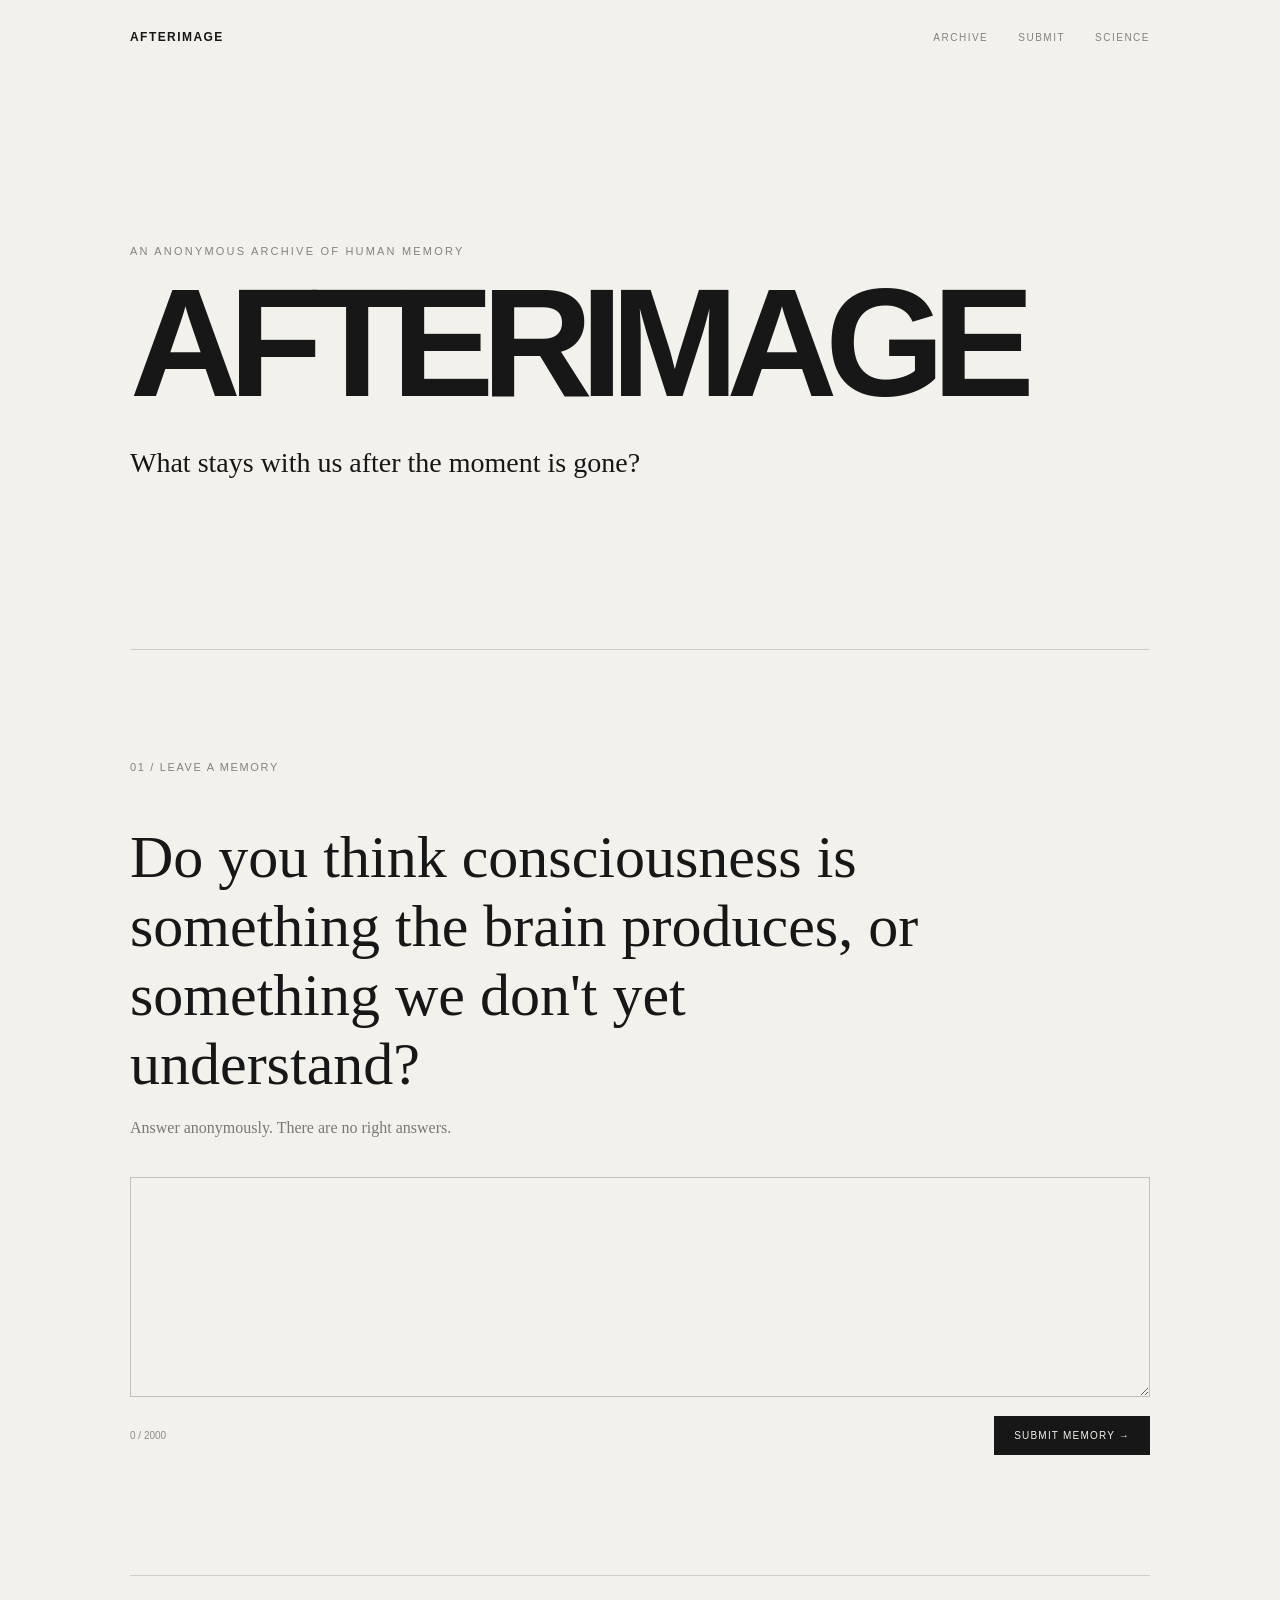
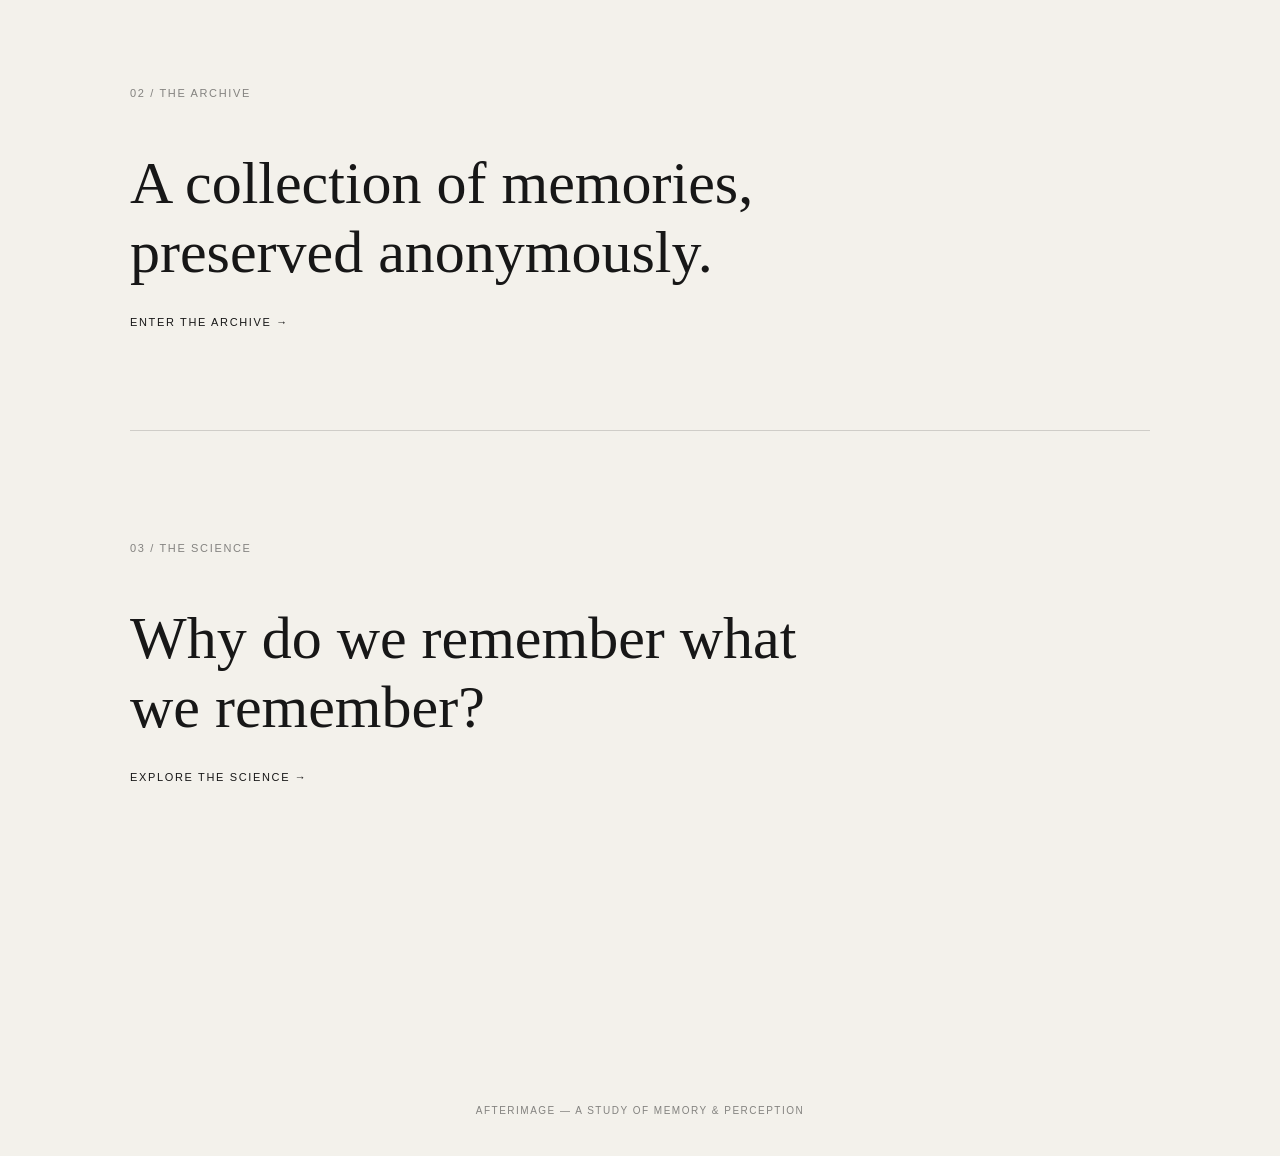
<file: index.html>
<!DOCTYPE html>
<html lang="en">

<head>

    <meta charset="UTF-8">

    <meta name="viewport"
          content="width=device-width, initial-scale=1.0">

    <title>AFTERIMAGE</title>
    <link rel="icon" type="image/png" href="AFTERIMAGE.png">

    <link rel="stylesheet" href="style.css">

</head>


<body>

    <header>

        <a href="index.html" class="logo">
            AFTERIMAGE
        </a>

        <nav>
            <a href="archive.html">ARCHIVE</a>
            <a href="#submit">SUBMIT</a>
            <a href="science.html">SCIENCE</a>
        </nav>

    </header>


    <main>

        <!-- HERO -->

        <section class="hero">

            <p class="eyebrow">
                AN ANONYMOUS ARCHIVE OF HUMAN MEMORY
            </p>

            <h1>
                AFTERIMAGE
            </h1>

            <p class="intro">
                What stays with us after the moment is gone?
            </p>

        </section>


        <!-- SUBMIT -->

        <section id="submit" class="submit-section">

            <p class="section-label">
                01 / LEAVE A MEMORY
            </p>

            <h2 id="question">
                Loading a question...
            </h2>

            <p class="instruction">
                Answer anonymously. There are no right answers.
            </p>

            <textarea
                id="memory"
                placeholder="Write whatever comes to mind..."
                maxlength="2000">
            </textarea>

            <div class="submit-row">

                <span id="character-count">
                    0 / 2000
                </span>

                <button id="submit-button">
                    SUBMIT MEMORY →
                </button>

            </div>

            <p id="message"></p>

        </section>


        <!-- ARCHIVE -->

        <section class="placeholder-section">

            <a href="archive.html" class="archive-link">

                <p class="section-label">
                    02 / THE ARCHIVE
                </p>

                <h2>
                    A collection of memories,
                    preserved anonymously.
                </h2>

                <span class="archive-arrow">
                    ENTER THE ARCHIVE →
                </span>

            </a>

        </section>


        <!-- SCIENCE -->

        <section class="placeholder-section">

            <a href="science.html" class="archive-link">

                <p class="section-label">
                    03 / THE SCIENCE
                </p>

                <h2>
                    Why do we remember
                    what we remember?
                </h2>

                <span class="archive-arrow">
                    EXPLORE THE SCIENCE →
                </span>

            </a>

        </section>

    </main>


    <footer>
        AFTERIMAGE — A STUDY OF MEMORY &amp; PERCEPTION
    </footer>


    <script src="script.js"></script>

</body>

</html>
</file>
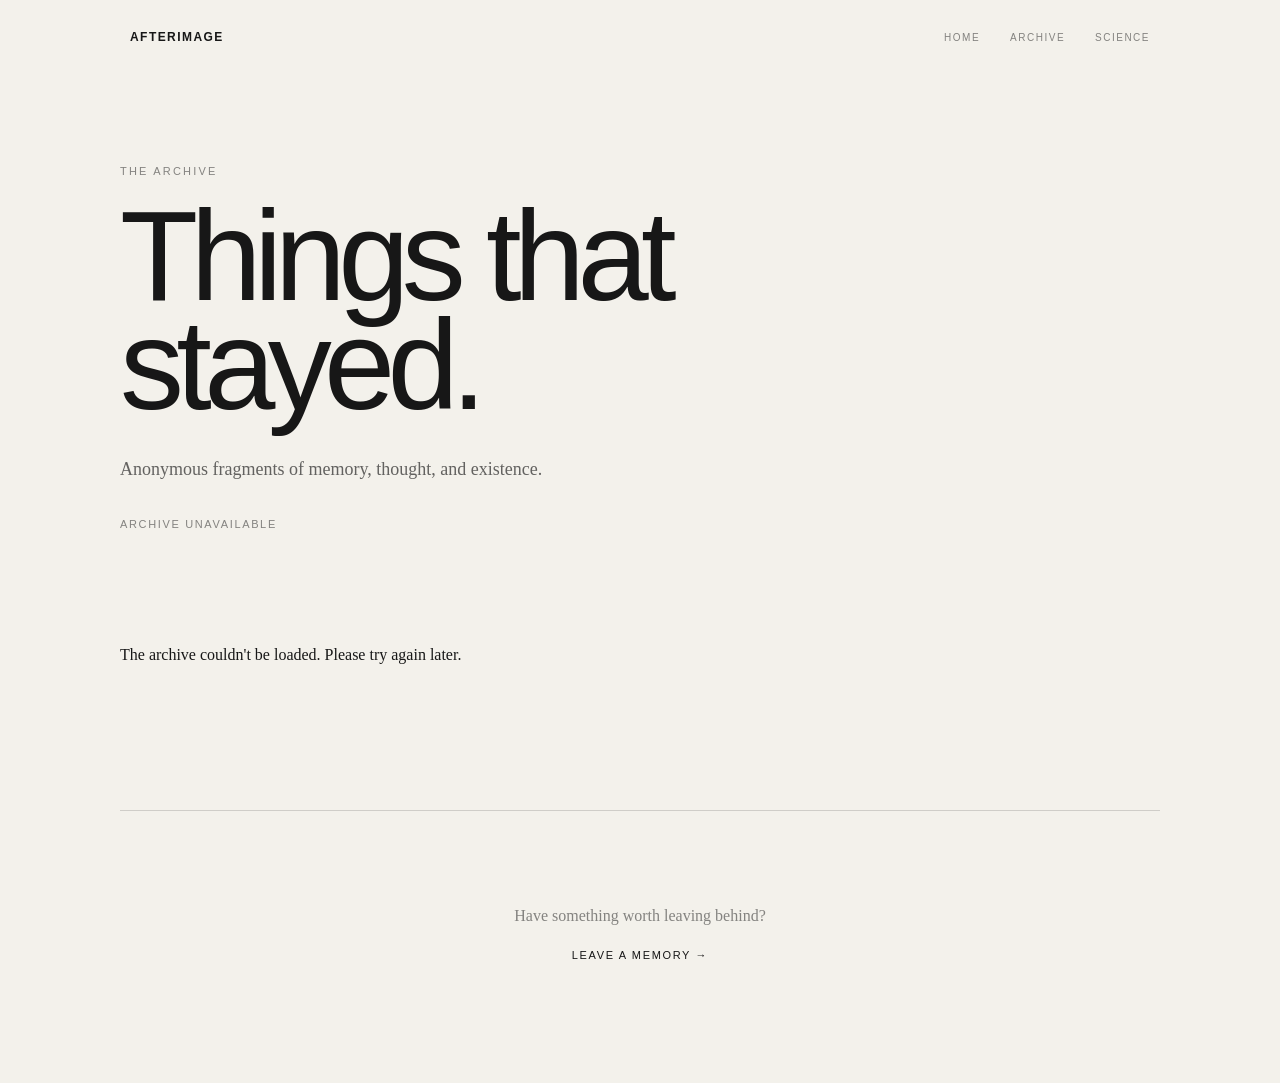
<file: archive.html>
<!DOCTYPE html>
<html lang="en">

<head>

    <meta charset="UTF-8">

    <meta name="viewport"
          content="width=device-width, initial-scale=1.0">

    <title>AFTERIMAGE — Archive</title>
    <link rel="icon" type="image/png" href="AFTERIMAGE.png">

    <link rel="stylesheet" href="style.css">

</head>


<body>

    <header>

        <a href="index.html" class="logo">
            AFTERIMAGE
        </a>

        <nav>
            <a href="index.html">HOME</a>
            <a href="archive.html">ARCHIVE</a>
            <a href="science.html">SCIENCE</a>
        </nav>

    </header>


    <main class="archive">


        <section class="archive-intro">

            <p class="eyebrow">
                THE ARCHIVE
            </p>

            <h1>
                Things that<br>
                stayed.
            </h1>

            <p class="archive-description">
                Anonymous fragments of memory,
                thought, and existence.
            </p>

            <p id="archive-count"
               class="section-label"
               style="margin-top: 35px;">
                LOADING MEMORIES...
            </p>

        </section>


        <section
            class="memory-grid"
            id="memory-grid">

            <p id="loading">
                Loading the archive...
            </p>

        </section>


        <section class="archive-footer">

            <p>
                Have something worth leaving behind?
            </p>

            <a href="index.html#submit">
                LEAVE A MEMORY →
            </a>

        </section>


    </main>


    <script>

        const scriptURL =
            "https://script.google.com/macros/s/AKfycbwmIdLX70Mb1JCvqwobJS_AErbhvEqbUak6owPqHPvu_CwPnsdFDXyutujTb--d8XM/exec";


        const grid =
            document.getElementById("memory-grid");

        const countElement =
            document.getElementById("archive-count");


        fetch(scriptURL)

            .then(response => response.json())

            .then(memories => {

                grid.innerHTML = "";


                countElement.textContent =
                    memories.length +
                    (
                        memories.length === 1
                            ? " MEMORY PRESERVED"
                            : " MEMORIES PRESERVED"
                    );


                if (memories.length === 0) {

                    grid.innerHTML = `
                        <p>
                            The archive is still empty.
                        </p>
                    `;

                    return;
                }


                memories.reverse().forEach(memory => {

                    const card =
                        document.createElement("article");

                    card.className =
                        "memory-card";


                    const question =
                        document.createElement("p");

                    question.className =
                        "memory-question";

                    question.textContent =
                        memory.question;


                    const text =
                        document.createElement("p");

                    text.className =
                        "memory-text";

                    text.textContent =
                        memory.memory;


                    const anonymous =
                        document.createElement("span");

                    anonymous.className =
                        "anonymous";

                    anonymous.textContent =
                        "— anonymous";


                    card.appendChild(question);

                    card.appendChild(text);

                    card.appendChild(anonymous);

                    grid.appendChild(card);

                });

            })


            .catch(error => {

                console.error(error);

                countElement.textContent =
                    "ARCHIVE UNAVAILABLE";

                grid.innerHTML = `
                    <p>
                        The archive couldn't be loaded.
                        Please try again later.
                    </p>
                `;

            });

    </script>


</body>

</html>
</file>
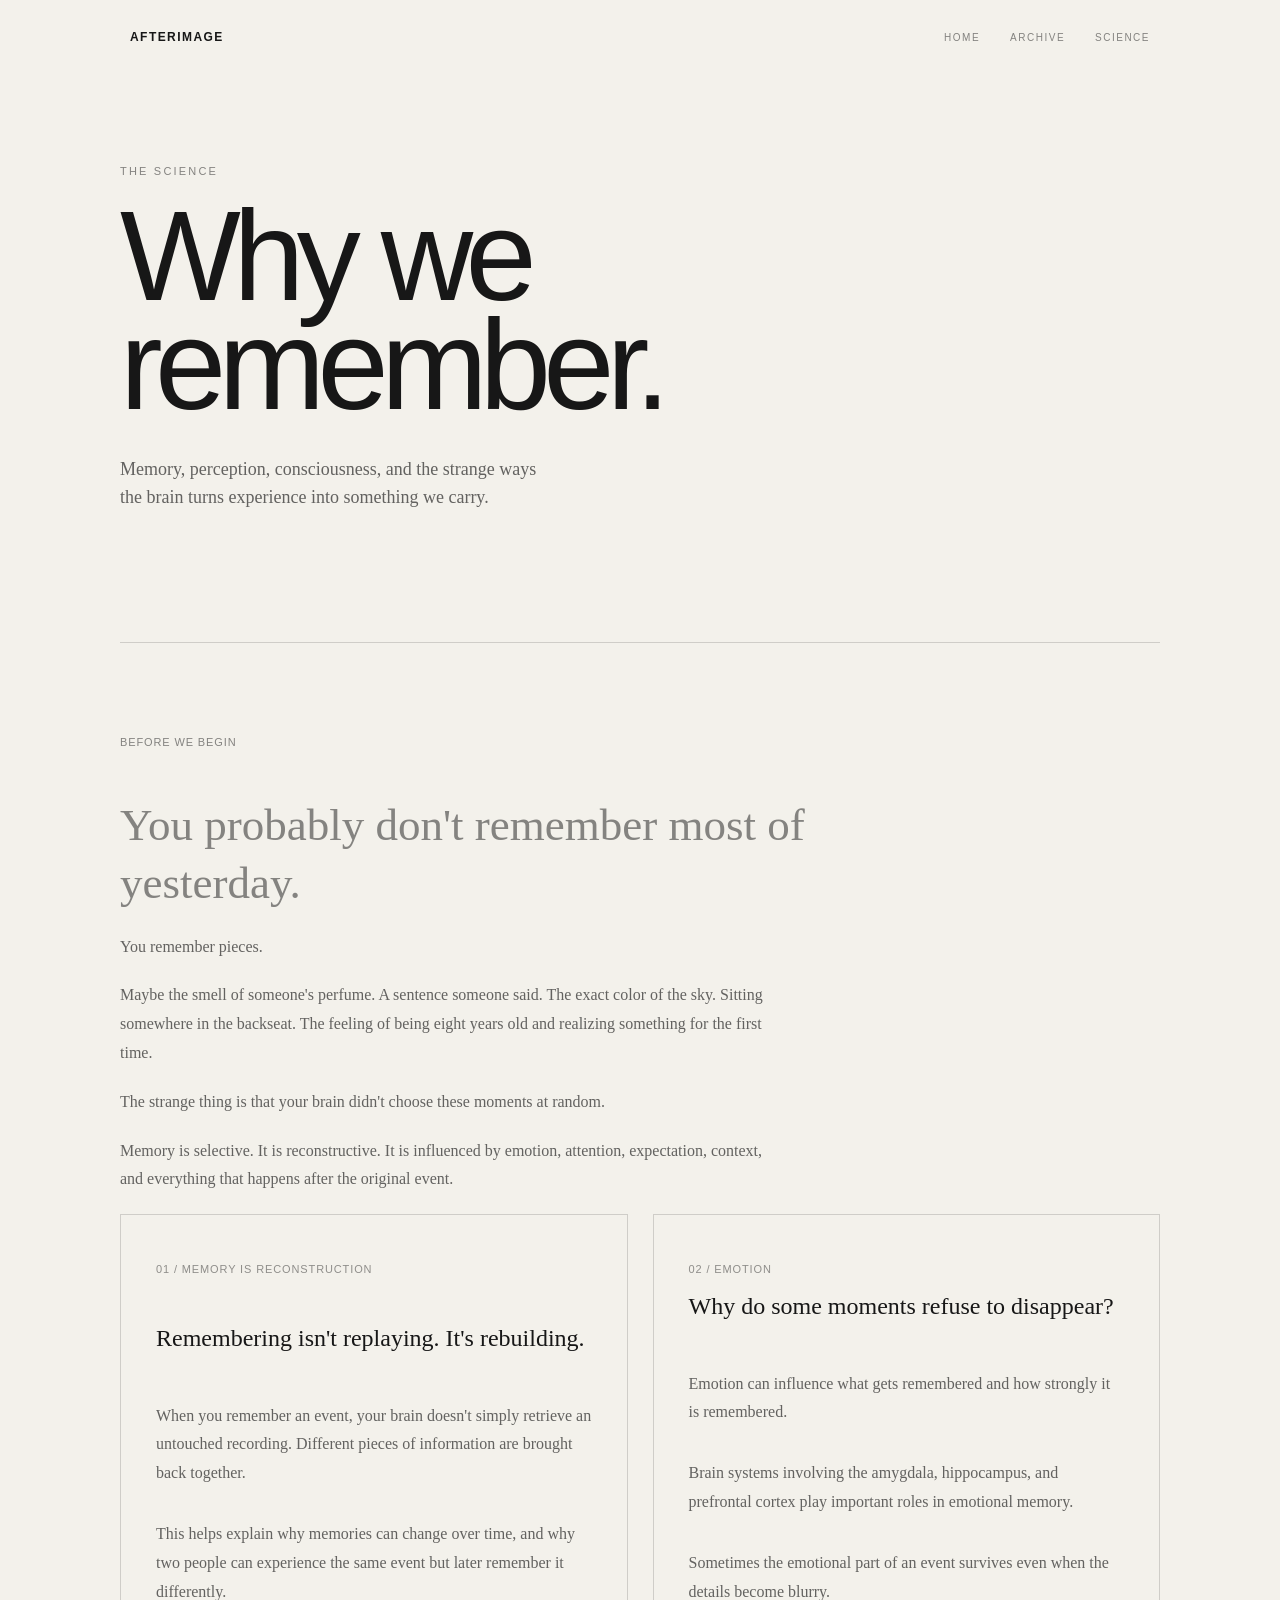
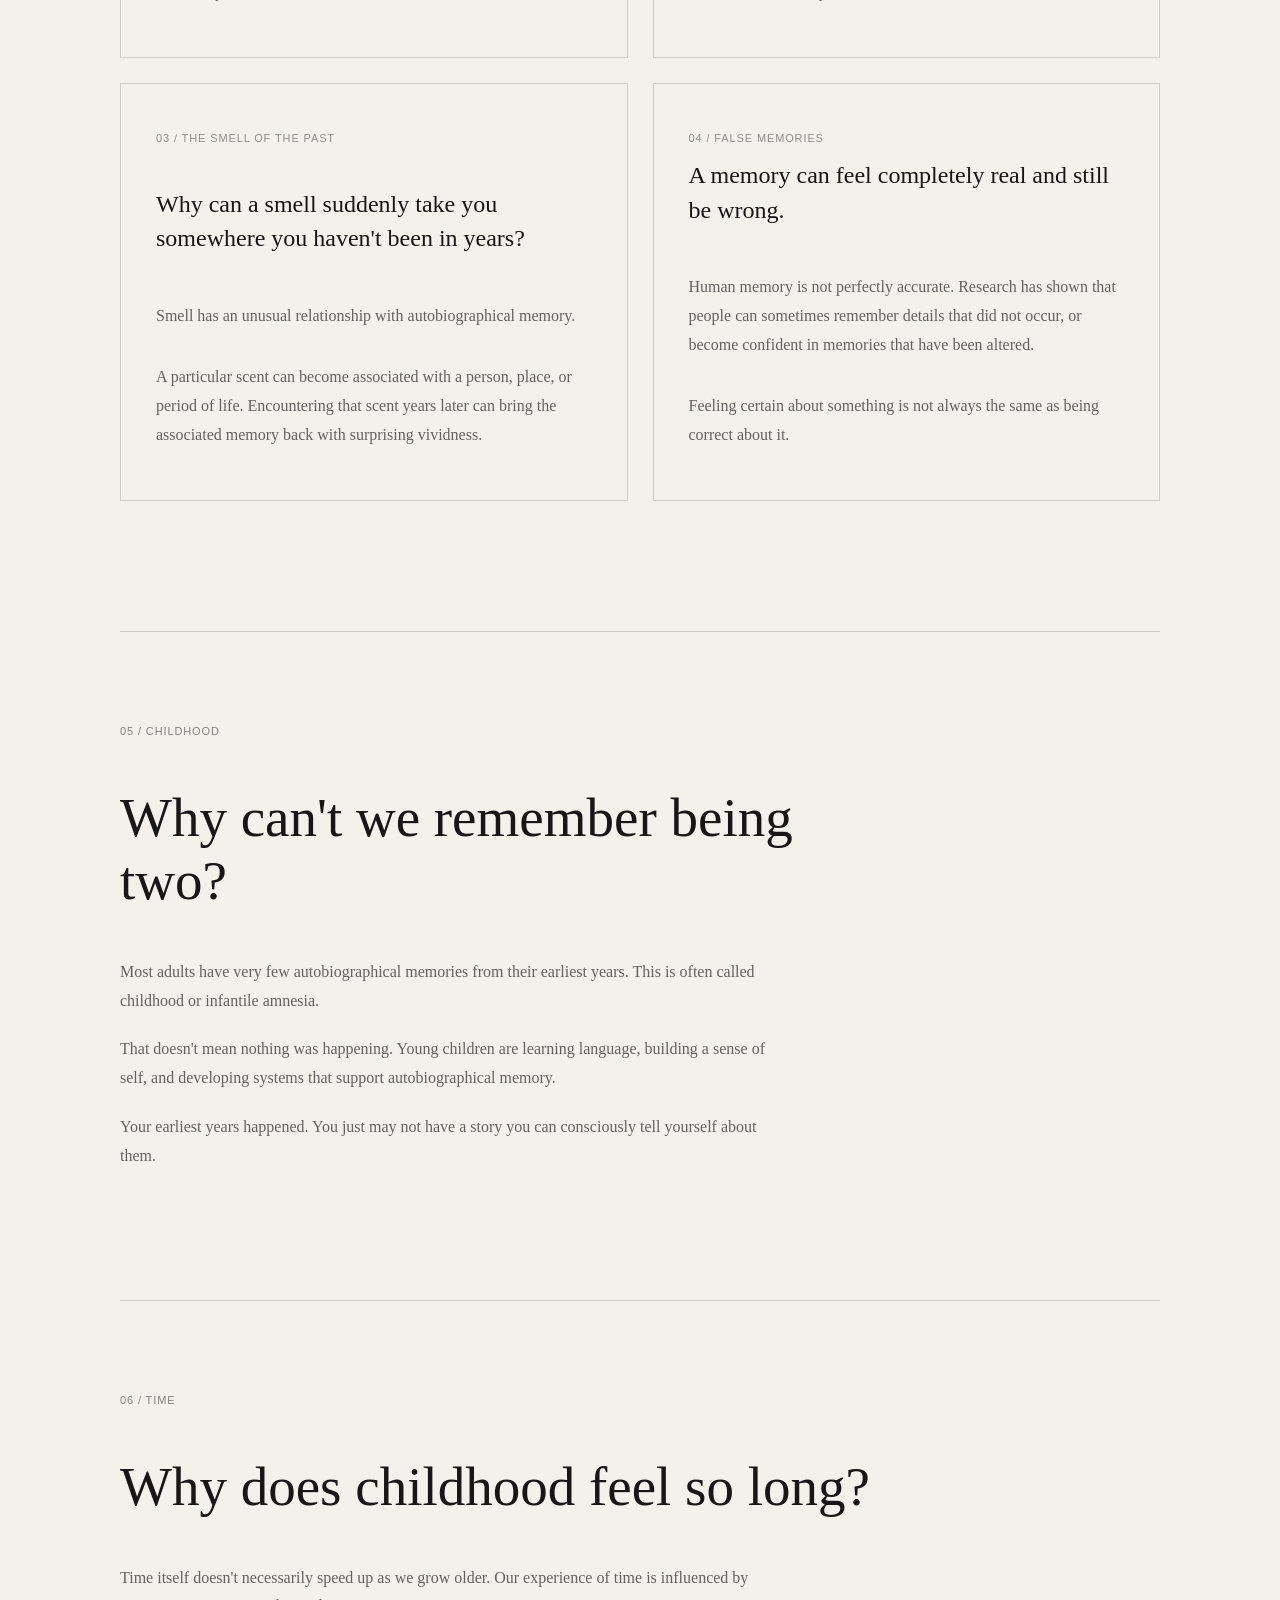
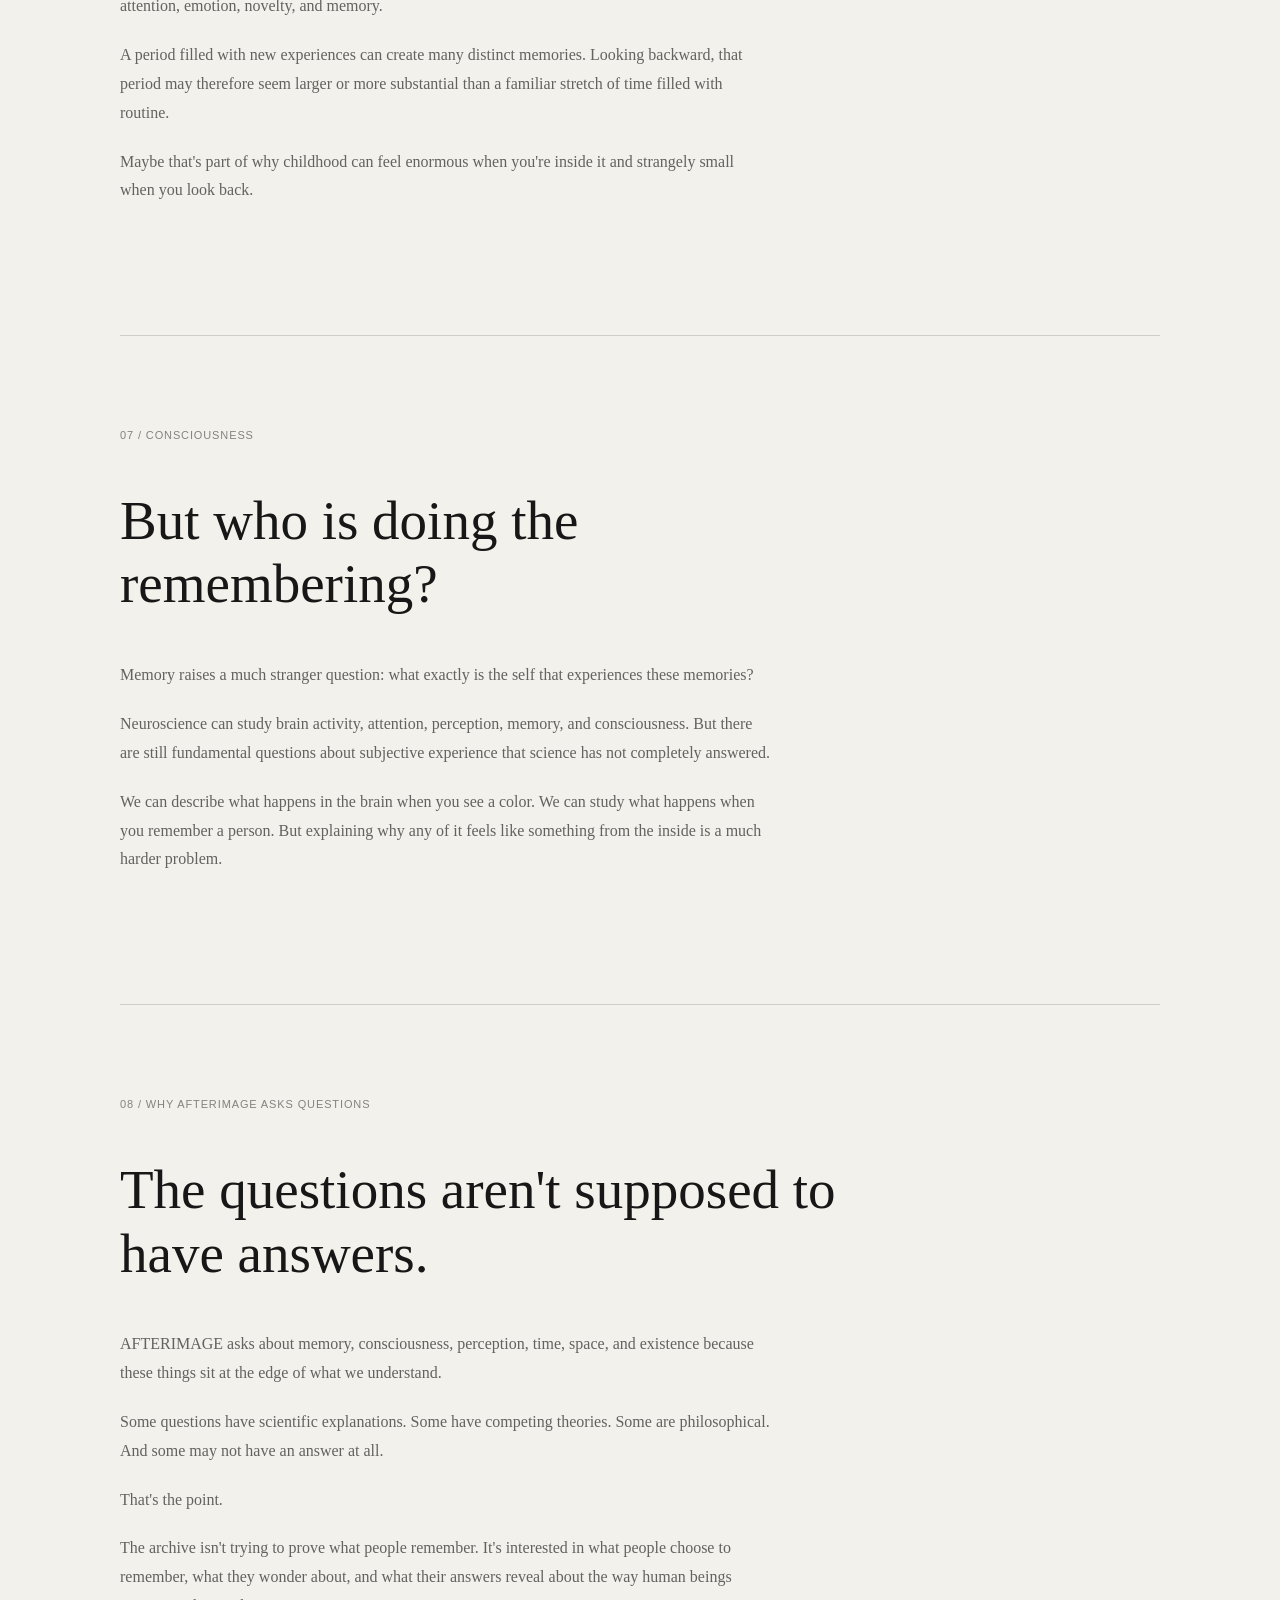
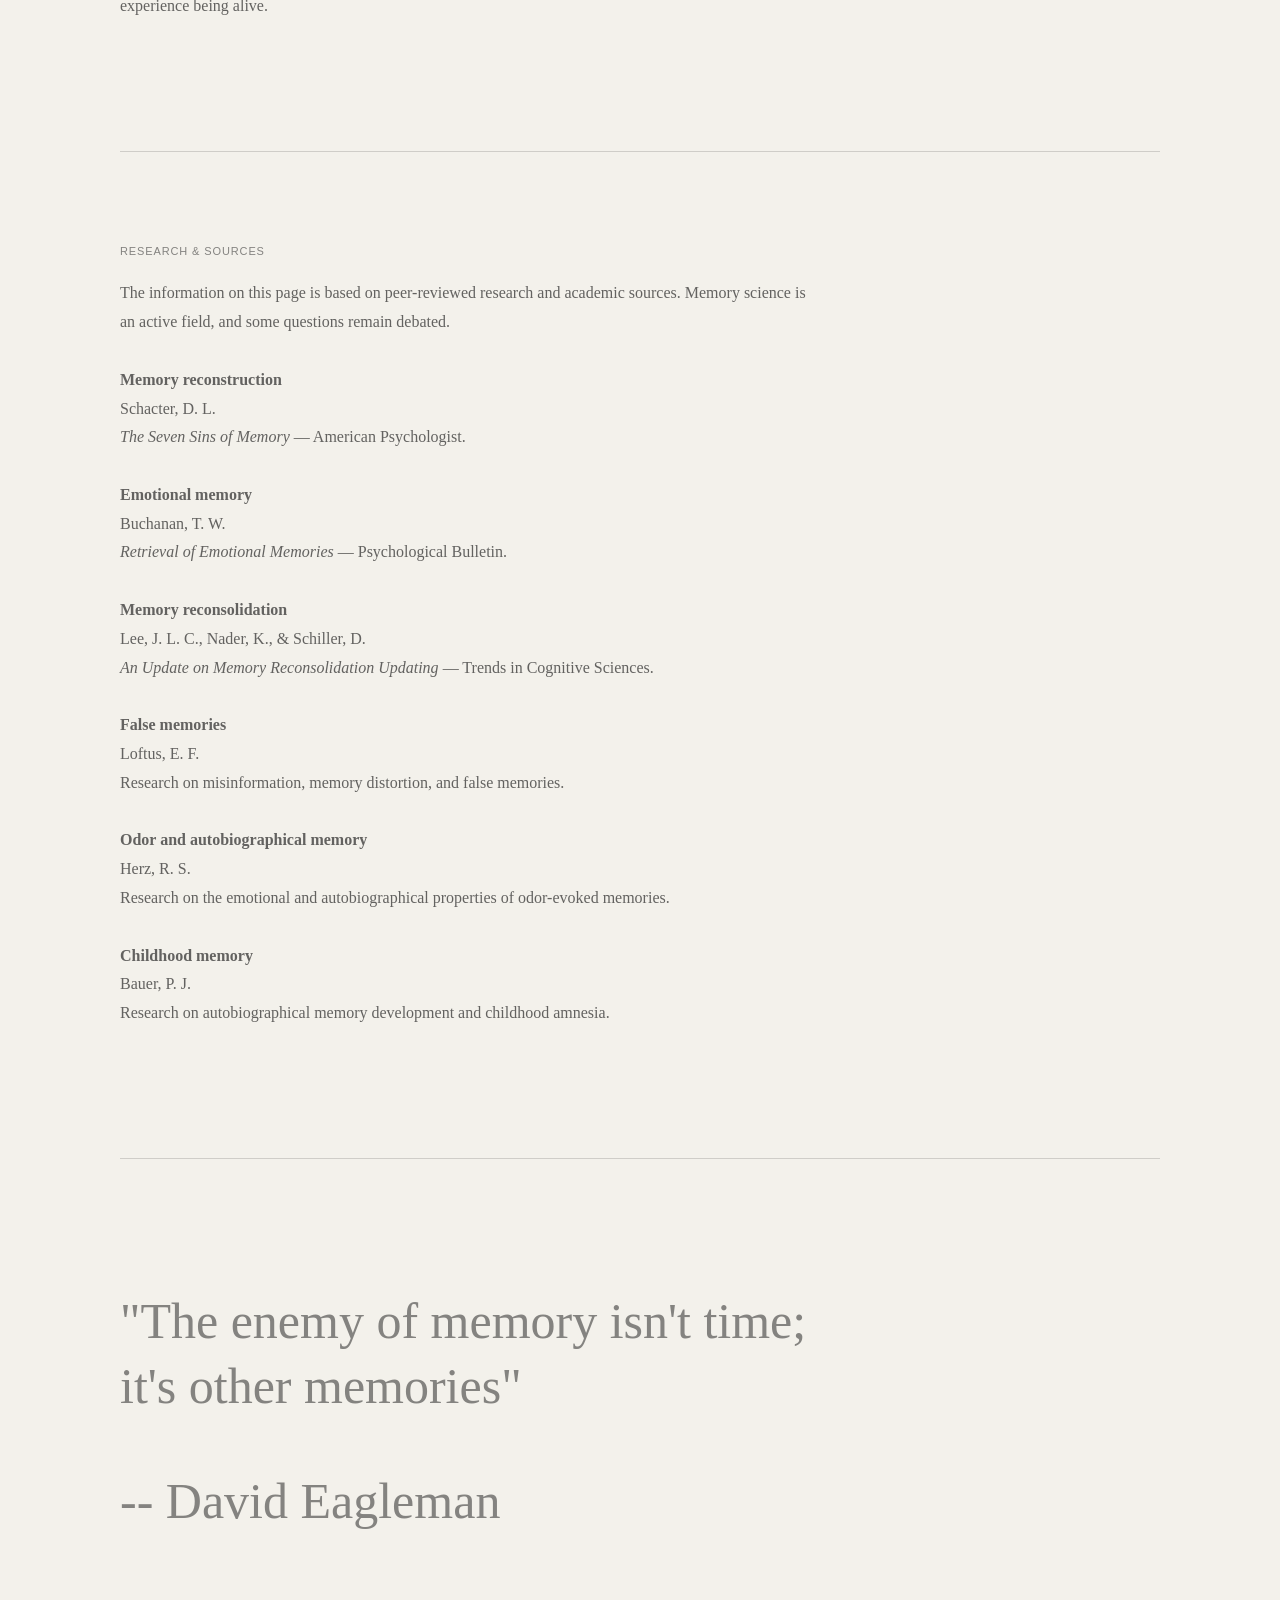
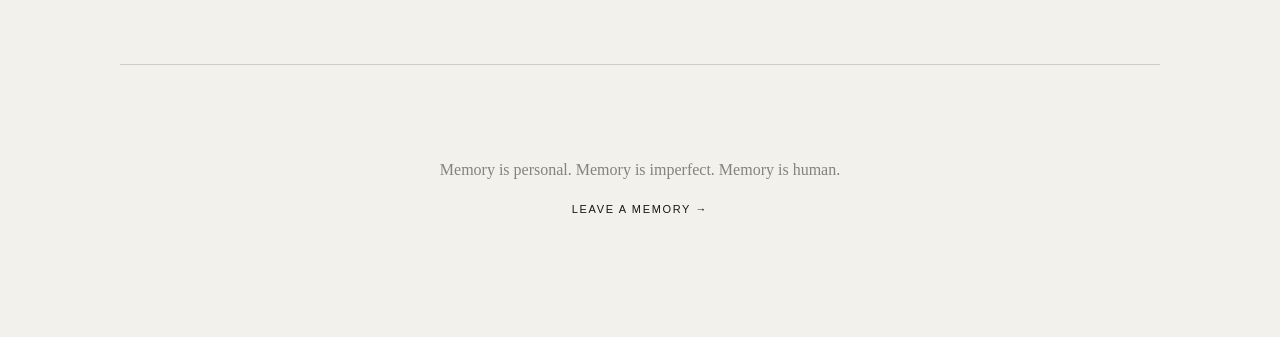
<file: science.html>
<!DOCTYPE html>
<html lang="en">

<head>

    <meta charset="UTF-8">

    <meta name="viewport"
          content="width=device-width, initial-scale=1.0">

    <title>AFTERIMAGE — The Science</title>
    <link rel="icon" type="image/png" href="AFTERIMAGE.png">

    <link rel="stylesheet" href="style.css">

</head>


<body>


<header>

    <a href="index.html" class="logo">
        AFTERIMAGE
    </a>

    <nav>
        <a href="index.html">HOME</a>
        <a href="archive.html">ARCHIVE</a>
        <a href="science.html">SCIENCE</a>
    </nav>

</header>



<main class="archive">


    <!-- INTRO -->

    <section class="archive-intro">

        <p class="eyebrow">
            THE SCIENCE
        </p>

        <h1>
            Why we<br>
            remember.
        </h1>

        <p class="archive-description">
            Memory, perception, consciousness,
            and the strange ways the brain turns
            experience into something we carry.
        </p>

    </section>



    <!-- INTRODUCTION -->

    <section class="archive-footer"
             style="text-align: left;">

        <p class="memory-question">
            BEFORE WE BEGIN
        </p>

        <p style="
            max-width: 720px;
            font-family: Georgia, serif;
            font-size: clamp(25px, 4vw, 45px);
            line-height: 1.3;
        ">
            You probably don't remember
            most of yesterday.
        </p>

        <p style="
            max-width: 650px;
            line-height: 1.8;
            opacity: 0.65;
        ">
            You remember pieces.
        </p>

        <p style="
            max-width: 650px;
            line-height: 1.8;
            opacity: 0.65;
        ">
            Maybe the smell of someone's perfume.
            A sentence someone said. The exact color
            of the sky. Sitting somewhere in the backseat.
            The feeling of being eight years old and
            realizing something for the first time.
        </p>

        <p style="
            max-width: 650px;
            line-height: 1.8;
            opacity: 0.65;
        ">
            The strange thing is that your brain didn't
            choose these moments at random.
        </p>

        <p style="
            max-width: 650px;
            line-height: 1.8;
            opacity: 0.65;
        ">
            Memory is selective. It is reconstructive.
            It is influenced by emotion, attention,
            expectation, context, and everything that
            happens after the original event.
        </p>

    </section>



    <!-- 01 -->

    <section class="memory-grid">


        <article class="memory-card">

            <p class="memory-question">
                01 / MEMORY IS RECONSTRUCTION
            </p>

            <p class="memory-text">
                Remembering isn't replaying.
                It's rebuilding.
            </p>

            <p style="
                line-height: 1.8;
                opacity: 0.65;
            ">
                When you remember an event, your brain
                doesn't simply retrieve an untouched
                recording. Different pieces of information
                are brought back together.
            </p>

            <p style="
                line-height: 1.8;
                opacity: 0.65;
            ">
                This helps explain why memories can
                change over time, and why two people
                can experience the same event but later
                remember it differently.
            </p>

        </article>



        <!-- 02 -->

        <article class="memory-card">

            <p class="memory-question">
                02 / EMOTION
            </p>

            <p class="memory-text">
                Why do some moments refuse to disappear?
            </p>

            <p style="
                line-height: 1.8;
                opacity: 0.65;
            ">
                Emotion can influence what gets remembered
                and how strongly it is remembered.
            </p>

            <p style="
                line-height: 1.8;
                opacity: 0.65;
            ">
                Brain systems involving the amygdala,
                hippocampus, and prefrontal cortex play
                important roles in emotional memory.
            </p>

            <p style="
                line-height: 1.8;
                opacity: 0.65;
            ">
                Sometimes the emotional part of an event
                survives even when the details become
                blurry.
            </p>

        </article>


    </section>



    <!-- 03 -->

    <section class="memory-grid"
             style="margin-top: 25px;">


        <article class="memory-card">

            <p class="memory-question">
                03 / THE SMELL OF THE PAST
            </p>

            <p class="memory-text">
                Why can a smell suddenly take you somewhere
                you haven't been in years?
            </p>

            <p style="
                line-height: 1.8;
                opacity: 0.65;
            ">
                Smell has an unusual relationship with
                autobiographical memory.
            </p>

            <p style="
                line-height: 1.8;
                opacity: 0.65;
            ">
                A particular scent can become associated
                with a person, place, or period of life.
                Encountering that scent years later can
                bring the associated memory back with
                surprising vividness.
            </p>

        </article>



        <!-- 04 -->

        <article class="memory-card">

            <p class="memory-question">
                04 / FALSE MEMORIES
            </p>

            <p class="memory-text">
                A memory can feel completely real
                and still be wrong.
            </p>

            <p style="
                line-height: 1.8;
                opacity: 0.65;
            ">
                Human memory is not perfectly accurate.
                Research has shown that people can
                sometimes remember details that did not
                occur, or become confident in memories
                that have been altered.
            </p>

            <p style="
                line-height: 1.8;
                opacity: 0.65;
            ">
                Feeling certain about something is not
                always the same as being correct about it.
            </p>

        </article>


    </section>



    <!-- 05 -->

    <section class="archive-footer"
             style="text-align: left;">


        <p class="memory-question">
            05 / CHILDHOOD
        </p>


        <h2 style="
            font-family: Georgia, serif;
            font-weight: normal;
            font-size: clamp(30px, 5vw, 55px);
            line-height: 1.15;
            max-width: 750px;
        ">
            Why can't we remember
            being two?
        </h2>


        <p style="
            max-width: 650px;
            line-height: 1.8;
            opacity: 0.65;
        ">
            Most adults have very few autobiographical
            memories from their earliest years. This is
            often called childhood or infantile amnesia.
        </p>


        <p style="
            max-width: 650px;
            line-height: 1.8;
            opacity: 0.65;
        ">
            That doesn't mean nothing was happening.
            Young children are learning language,
            building a sense of self, and developing
            systems that support autobiographical memory.
        </p>


        <p style="
            max-width: 650px;
            line-height: 1.8;
            opacity: 0.65;
        ">
            Your earliest years happened.
            You just may not have a story you can
            consciously tell yourself about them.
        </p>


    </section>



    <!-- 06 -->

    <section class="archive-footer"
             style="text-align: left;">


        <p class="memory-question">
            06 / TIME
        </p>


        <h2 style="
            font-family: Georgia, serif;
            font-weight: normal;
            font-size: clamp(30px, 5vw, 55px);
            line-height: 1.15;
            max-width: 750px;
        ">
            Why does childhood
            feel so long?
        </h2>


        <p style="
            max-width: 650px;
            line-height: 1.8;
            opacity: 0.65;
        ">
            Time itself doesn't necessarily speed up
            as we grow older. Our experience of time
            is influenced by attention, emotion,
            novelty, and memory.
        </p>


        <p style="
            max-width: 650px;
            line-height: 1.8;
            opacity: 0.65;
        ">
            A period filled with new experiences can
            create many distinct memories. Looking
            backward, that period may therefore seem
            larger or more substantial than a familiar
            stretch of time filled with routine.
        </p>


        <p style="
            max-width: 650px;
            line-height: 1.8;
            opacity: 0.65;
        ">
            Maybe that's part of why childhood can feel
            enormous when you're inside it and strangely
            small when you look back.
        </p>


    </section>



    <!-- 07 -->

    <section class="archive-footer"
             style="text-align: left;">


        <p class="memory-question">
            07 / CONSCIOUSNESS
        </p>


        <h2 style="
            font-family: Georgia, serif;
            font-weight: normal;
            font-size: clamp(30px, 5vw, 55px);
            line-height: 1.15;
            max-width: 750px;
        ">
            But who is doing
            the remembering?
        </h2>


        <p style="
            max-width: 650px;
            line-height: 1.8;
            opacity: 0.65;
        ">
            Memory raises a much stranger question:
            what exactly is the self that experiences
            these memories?
        </p>


        <p style="
            max-width: 650px;
            line-height: 1.8;
            opacity: 0.65;
        ">
            Neuroscience can study brain activity,
            attention, perception, memory, and
            consciousness. But there are still
            fundamental questions about subjective
            experience that science has not completely
            answered.
        </p>


        <p style="
            max-width: 650px;
            line-height: 1.8;
            opacity: 0.65;
        ">
            We can describe what happens in the brain
            when you see a color.
            We can study what happens when you remember
            a person.
            But explaining why any of it feels like
            something from the inside is a much harder
            problem.
        </p>


    </section>



    <!-- 08 -->

    <section class="archive-footer"
             style="text-align: left;">


        <p class="memory-question">
            08 / WHY AFTERIMAGE ASKS QUESTIONS
        </p>


        <h2 style="
            font-family: Georgia, serif;
            font-weight: normal;
            font-size: clamp(30px, 5vw, 55px);
            line-height: 1.15;
            max-width: 800px;
        ">
            The questions aren't
            supposed to have answers.
        </h2>


        <p style="
            max-width: 650px;
            line-height: 1.8;
            opacity: 0.65;
        ">
            AFTERIMAGE asks about memory, consciousness,
            perception, time, space, and existence because
            these things sit at the edge of what we understand.
        </p>


        <p style="
            max-width: 650px;
            line-height: 1.8;
            opacity: 0.65;
        ">
            Some questions have scientific explanations.
            Some have competing theories.
            Some are philosophical.
            And some may not have an answer at all.
        </p>


        <p style="
            max-width: 650px;
            line-height: 1.8;
            opacity: 0.65;
        ">
            That's the point.
        </p>


        <p style="
            max-width: 650px;
            line-height: 1.8;
            opacity: 0.65;
        ">
            The archive isn't trying to prove what people
            remember. It's interested in what people choose
            to remember, what they wonder about, and what
            their answers reveal about the way human beings
            experience being alive.
        </p>


    </section>



    <!-- SOURCES -->

    <section class="archive-footer"
             style="text-align: left;">


        <p class="memory-question">
            RESEARCH & SOURCES
        </p>


        <p style="
            max-width: 700px;
            line-height: 1.8;
            opacity: 0.65;
        ">

            The information on this page is based on
            peer-reviewed research and academic sources.
            Memory science is an active field, and some
            questions remain debated.


            <br><br>


            <strong>
                Memory reconstruction
            </strong>
            <br>

            Schacter, D. L.
            <br>
            <em>
                The Seven Sins of Memory
            </em>
            —
            American Psychologist.


            <br><br>


            <strong>
                Emotional memory
            </strong>
            <br>

            Buchanan, T. W.
            <br>
            <em>
                Retrieval of Emotional Memories
            </em>
            —
            Psychological Bulletin.


            <br><br>


            <strong>
                Memory reconsolidation
            </strong>
            <br>

            Lee, J. L. C., Nader, K., & Schiller, D.
            <br>
            <em>
                An Update on Memory Reconsolidation Updating
            </em>
            —
            Trends in Cognitive Sciences.


            <br><br>


            <strong>
                False memories
            </strong>
            <br>

            Loftus, E. F.
            <br>
            Research on misinformation,
            memory distortion, and false memories.


            <br><br>


            <strong>
                Odor and autobiographical memory
            </strong>
            <br>

            Herz, R. S.
            <br>
            Research on the emotional and autobiographical
            properties of odor-evoked memories.


            <br><br>


            <strong>
                Childhood memory
            </strong>
            <br>

            Bauer, P. J.
            <br>
            Research on autobiographical memory development
            and childhood amnesia.

        </p>


    </section>



    <!-- FINAL -->

    <section class="archive-footer"
             style="text-align: left;">


        <p style="
            max-width: 750px;
            font-family: Georgia, serif;
            font-size: clamp(28px, 4vw, 50px);
            line-height: 1.3;
        ">
            "The enemy of memory isn't time; it's other memories"
        </p>


        <p style="
            max-width: 750px;
            font-family: Georgia, serif;
            font-size: clamp(28px, 4vw, 50px);
            line-height: 1.3;
        ">
            -- David Eagleman
        </p>


    </section>



    <!-- FOOTER -->

    <section class="archive-footer">

        <p>
            Memory is personal.
            Memory is imperfect.
            Memory is human.
        </p>

        <a href="index.html#submit">
            LEAVE A MEMORY →
        </a>

    </section>


</main>


</body>

</html>
</file>
<file: style.css>
* {
    box-sizing: border-box;
}

body {
    margin: 0;
    background: #f3f1eb;
    color: #171717;
    font-family: Georgia, "Times New Roman", serif;
    min-height: 100vh;
}

/* HEADER */

header {
    max-width: 1100px;
    margin: 0 auto;
    padding: 30px 40px;
    display: flex;
    justify-content: space-between;
    align-items: center;
}

.logo {
    color: #171717;
    text-decoration: none;
    font-family: Arial, Helvetica, sans-serif;
    font-size: 12px;
    font-weight: 700;
    letter-spacing: 0.12em;
}

nav {
    display: flex;
    gap: 30px;
}

nav a {
    color: #171717;
    text-decoration: none;
    font-family: Arial, Helvetica, sans-serif;
    font-size: 10px;
    letter-spacing: 0.15em;
    opacity: 0.5;
    transition: opacity 0.2s ease;
}

nav a:hover {
    opacity: 1;
}

/* MAIN */

main {
    max-width: 1100px;
    margin: 0 auto;
    padding: 80px 40px;
}

/* HOMEPAGE */

.hero {
    padding: 80px 0 140px;
}

h1 {
    font-family: Arial, Helvetica, sans-serif;
    font-size: 12vw;
    letter-spacing: -0.08em;
    line-height: 0.8;
    margin: 0 0 40px 0;
    font-weight: 700;
}

.eyebrow {
    font-family: Arial, Helvetica, sans-serif;
    font-size: 11px;
    letter-spacing: 0.2em;
    opacity: 0.5;
    margin-bottom: 25px;
}

.intro {
    font-size: 28px;
    max-width: 600px;
    line-height: 1.3;
}

/* SUBMISSION */

.submit-section {
    padding: 100px 0;
    border-top: 1px solid rgba(0, 0, 0, 0.15);
}

.section-label {
    font-family: Arial, Helvetica, sans-serif;
    font-size: 11px;
    letter-spacing: 0.15em;
    text-transform: uppercase;
    opacity: 0.5;
}

.submit-section h2 {
    font-family: Georgia, "Times New Roman", serif;
    font-size: clamp(30px, 5vw, 60px);
    font-weight: normal;
    line-height: 1.15;
    max-width: 800px;
    margin: 50px 0 20px;
}

.instruction {
    opacity: 0.55;
    margin-bottom: 40px;
}

textarea {
    width: 100%;
    min-height: 220px;
    resize: vertical;
    padding: 20px;
    border: 1px solid rgba(0, 0, 0, 0.2);
    background: transparent;
    color: #171717;
    font-family: Georgia, "Times New Roman", serif;
    font-size: 18px;
    line-height: 1.5;
    outline: none;
}

textarea:focus {
    border-color: #171717;
}

.submit-row {
    display: flex;
    justify-content: space-between;
    align-items: center;
    margin-top: 15px;
}

#character-count {
    font-family: Arial, Helvetica, sans-serif;
    font-size: 10px;
    opacity: 0.45;
}

#submit-button {
    border: none;
    background: #171717;
    color: #f3f1eb;
    padding: 14px 20px;
    font-family: Arial, Helvetica, sans-serif;
    font-size: 10px;
    letter-spacing: 0.12em;
    cursor: pointer;
}

#submit-button:hover {
    opacity: 0.75;
}

#message {
    font-size: 14px;
    margin-top: 20px;
}

/* HOMEPAGE SECTIONS */

.placeholder-section {
    padding: 100px 0;
    border-top: 1px solid rgba(0, 0, 0, 0.15);
}

.placeholder-section h2 {
    font-size: clamp(30px, 5vw, 60px);
    font-weight: normal;
    line-height: 1.15;
    max-width: 700px;
}

/* ARCHIVE LINK */

.archive-link {
    display: block;
    color: inherit;
    text-decoration: none;
    transition: opacity 0.3s ease;
}

.archive-link:hover {
    opacity: 0.55;
}

.archive-link h2 {
    margin-bottom: 25px;
}

.archive-arrow {
    font-family: Arial, Helvetica, sans-serif;
    font-size: 11px;
    letter-spacing: 0.15em;
}

/* ARCHIVE PAGE */

.archive {
    max-width: 1100px;
    margin: 0 auto;
    padding: 80px 30px 120px;
}

.archive-intro {
    max-width: 700px;
    margin-bottom: 100px;
}

.archive-intro h1 {
    font-size: clamp(60px, 10vw, 130px);
    line-height: 0.85;
    font-weight: 400;
    letter-spacing: -0.06em;
    margin: 0 0 35px;
}

.archive-description {
    font-size: 18px;
    line-height: 1.6;
    max-width: 430px;
    opacity: 0.65;
}

/* MEMORY CARDS */

.memory-grid {
    display: grid;
    grid-template-columns: repeat(2, 1fr);
    gap: 25px;
}

.memory-card {
    border: 1px solid rgba(0, 0, 0, 0.15);
    padding: 35px;
    min-height: 300px;
    display: flex;
    flex-direction: column;
    transition: transform 0.3s ease;
}

.memory-card:hover {
    transform: translateY(-5px);
}

.memory-question {
    font-family: Arial, Helvetica, sans-serif;
    font-size: 11px;
    letter-spacing: 0.08em;
    text-transform: uppercase;
    opacity: 0.45;
    line-height: 1.5;
}

.memory-text {
    font-family: Georgia, serif;
    font-size: 24px;
    line-height: 1.45;
    margin-top: auto;
    margin-bottom: 30px;
}

.anonymous {
    font-family: Arial, Helvetica, sans-serif;
    font-size: 10px;
    letter-spacing: 0.08em;
    opacity: 0.45;
}

/* ARCHIVE FOOTER */

.archive-footer {
    text-align: center;
    margin-top: 130px;
    padding-top: 80px;
    border-top: 1px solid rgba(0, 0, 0, 0.15);
}

.archive-footer p {
    opacity: 0.5;
    margin-bottom: 20px;
}

.archive-footer a {
    color: inherit;
    text-decoration: none;
    letter-spacing: 0.15em;
    font-family: Arial, Helvetica, sans-serif;
    font-size: 11px;
}

.archive-footer a:hover {
    opacity: 0.5;
}

/* FOOTER */

footer {
    margin-top: 100px;
    padding: 40px;
    font-family: Arial, Helvetica, sans-serif;
    font-size: 10px;
    letter-spacing: 0.15em;
    text-transform: uppercase;
    opacity: 0.5;
    text-align: center;
}

/* MOBILE */

@media (max-width: 700px) {

    header {
        padding: 25px 20px;
    }

    nav {
        gap: 15px;
    }

    main {
        padding: 60px 20px;
    }

    .hero {
        padding: 60px 0 100px;
    }

    .submit-section,
    .placeholder-section {
        padding: 80px 0;
    }

    .archive {
        padding: 60px 20px 80px;
    }

    .memory-grid {
        grid-template-columns: 1fr;
    }

    .archive-intro {
        margin-bottom: 60px;
    }

    .memory-card {
        min-height: 260px;
    }

    .submit-row {
        align-items: flex-start;
        gap: 20px;
        flex-direction: column;
    }

    #submit-button {
        width: 100%;
    }
}
</file>
